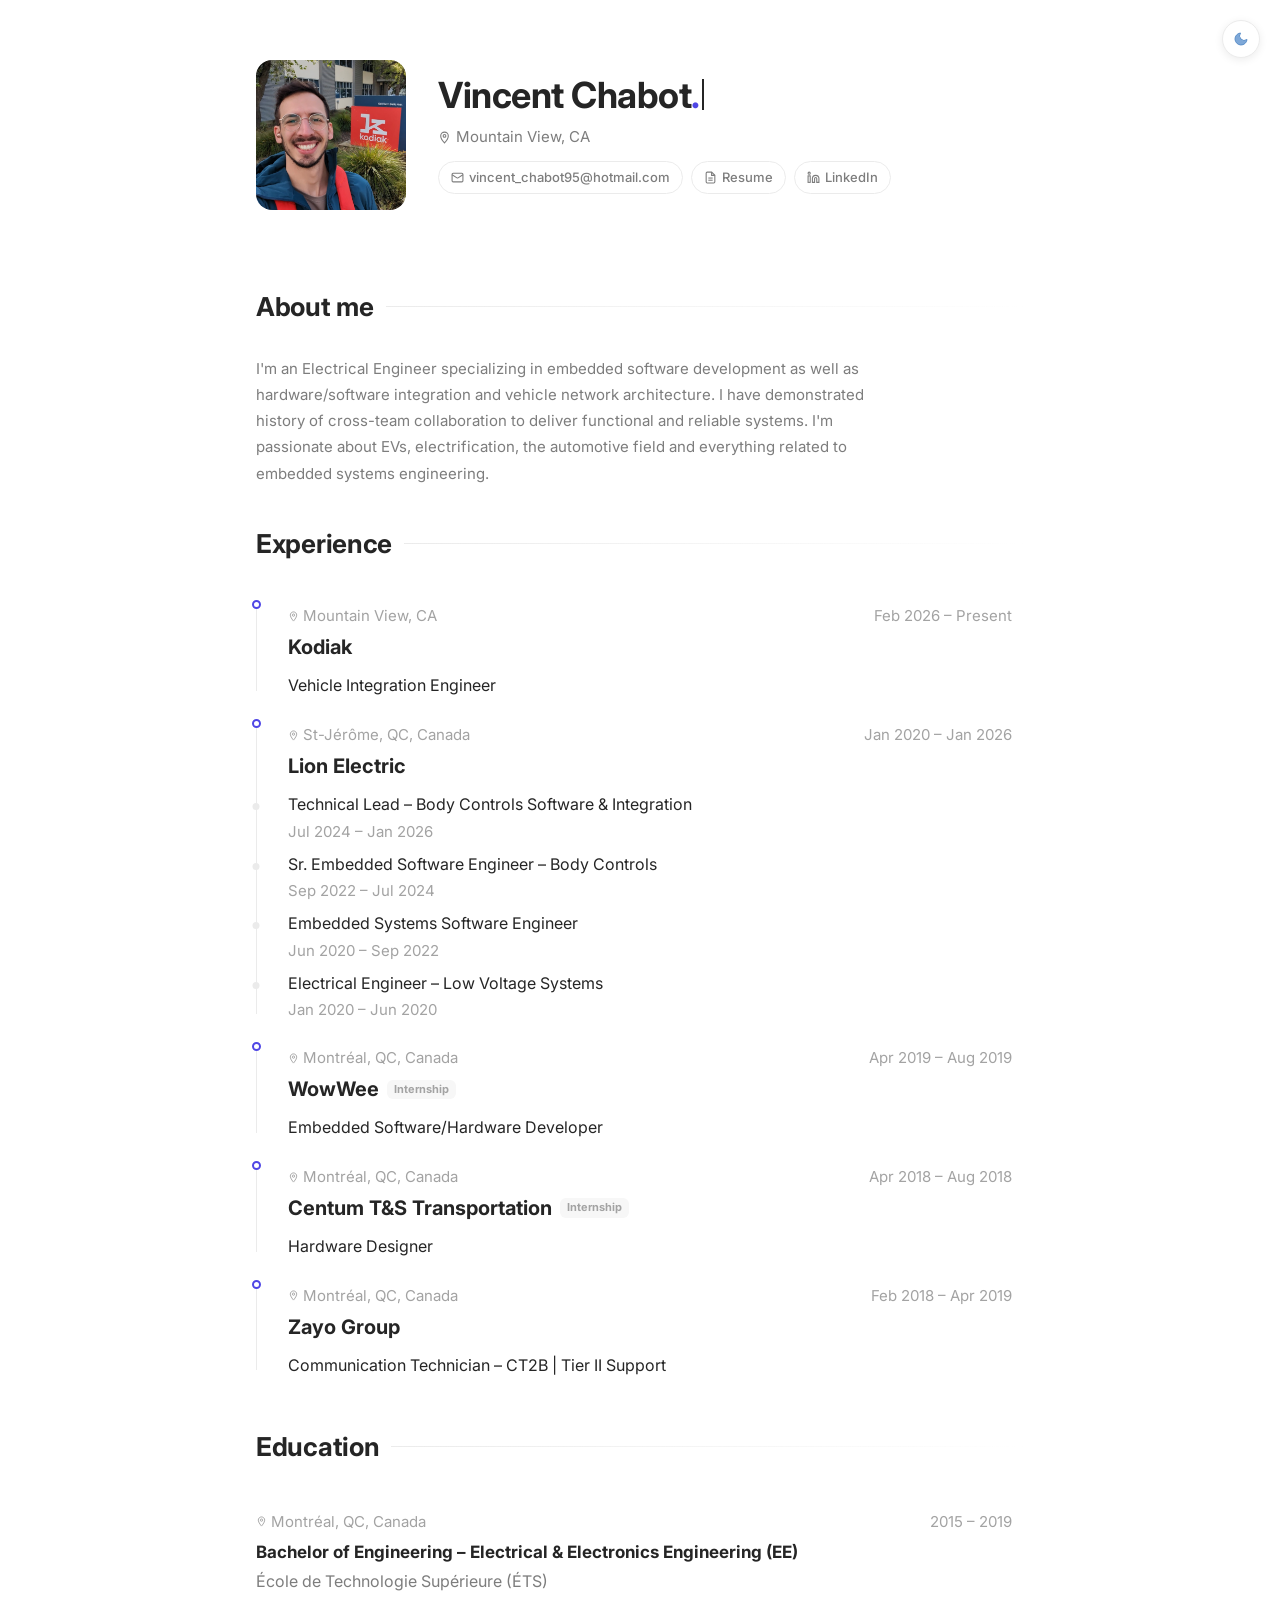
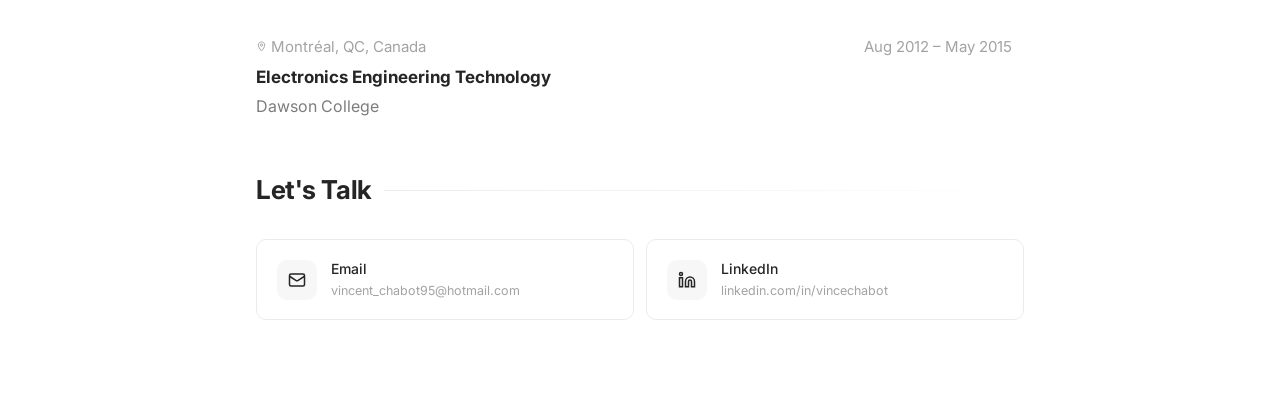
<file: index.html>
<!DOCTYPE html>
<html lang="en">
<head>
  <meta charset="UTF-8" />
  <meta name="viewport" content="width=device-width, initial-scale=1.0"/>
  <title>Vincent Chabot</title>
  <meta name="description" content="Portfolio of Vincent Chabot, an Electrical Engineer specializing in embedded software, vehicle network architecture, and EV systems.">

  <!-- Open Graph (LinkedIn, Facebook, iMessage, Slack previews) -->
  <meta property="og:title" content="Vincent Chabot">
  <meta property="og:description" content="Electrical Engineer specializing in embedded software, hardware/software integration, and EV systems.">
  <meta property="og:type" content="website">
  <meta property="og:url" content="https://www.vincentchabot.com">
  <meta property="og:image" content="https://www.vincentchabot.com/profile.jpg">

  <!-- Twitter / X card -->
  <meta name="twitter:card" content="summary">
  <meta name="twitter:title" content="Vincent Chabot">
  <meta name="twitter:description" content="Electrical Engineer specializing in embedded software, hardware/software integration, and EV systems.">
  <meta name="twitter:image" content="https://www.vincentchabot.com/profile.jpg">

  <link rel="icon" type="image/svg+xml" href="favicon.svg">
  <link rel="preconnect" href="https://fonts.googleapis.com">
  <link rel="preconnect" href="https://fonts.gstatic.com" crossorigin>
  <link rel="preconnect" href="https://fonts.googleapis.com">
  <link rel="preconnect" href="https://fonts.gstatic.com" crossorigin>
  <link href="https://fonts.googleapis.com/css2?family=Inter:wght@300;400;500;600;700&display=swap" rel="stylesheet">
  <style>
    *, *::before, *::after { box-sizing: border-box; margin: 0; padding: 0; }

    :root {
      --bg: hsl(0 0% 100%);
      --surface: hsl(0 0% 100%);
      --border: hsl(0 0% 92.2%);
      --text-primary: hsl(0 0% 14.5%);
      --text-secondary: hsl(0 0% 49%);
      --text-muted: hsl(0 0% 64%);
      --accent: #4f46e5;
      --accent-light: hsl(0 0% 97%);
      --tag-bg: hsl(0 0% 97%);
      --radius: 0.625rem;
      --max-width: 48rem;
    }

    html.dark {
      --bg: hsl(0 0% 10%);
      --surface: hsl(0 0% 13%);
      --border: hsl(0 0% 22%);
      --text-primary: hsl(0 0% 93%);
      --text-secondary: hsl(0 0% 60%);
      --text-muted: hsl(0 0% 45%);
      --accent: #6c63ff;
      --accent-light: hsl(0 0% 15%);
      --tag-bg: hsl(0 0% 17%);
    }

    body, .timeline-company-group, .edu-card, .contact-card {
      transition: background 0.3s ease, color 0.3s ease, border-color 0.3s ease, box-shadow 0.3s ease;
    }

    html { scroll-behavior: smooth; }

    body {
      font-family: 'Inter', -apple-system, BlinkMacSystemFont, sans-serif;
      background: var(--bg);
      color: var(--text-primary);
      font-size: 15px;
      line-height: 1.6;
      padding: 0 20px 80px;
    }

    .container {
      max-width: var(--max-width);
      margin: 0 auto;
    }

    /* ── HEADER ── */
    .header {
      padding: 60px 0 40px;
      display: flex;
      align-items: center;
      gap: 32px;
      animation: fadeUp .5s ease both;
    }

    .avatar {
      width: 150px;
      height: 150px;
      border-radius: 16px;
      object-fit: cover;
      flex-shrink: 0;
      background: hsl(0 0% 97%);
      display: flex;
      align-items: center;
      justify-content: center;
      font-family: 'Inter', sans-serif;
      font-size: 52px;
      color: var(--accent);
      letter-spacing: -1px;
    }

    .header-info h1 {
      font-family: 'Inter', sans-serif;
      font-size: 36px;
      font-weight: 700;
      letter-spacing: -0.5px;
      line-height: 1.1;
    }

    .header-info h1 span { color: var(--accent); }

    .typed-cursor {
      display: inline-block;
      width: 2px;
      background: var(--text-primary);
      margin-left: 2px;
      animation: blink 0.7s step-end infinite;
      vertical-align: baseline;
      height: 0.85em;
      position: relative;
      top: 0.05em;
    }
    @keyframes blink {
      0%, 100% { opacity: 1; }
      50% { opacity: 0; }
    }

    .header-info .title {
      color: var(--text-secondary);
      font-weight: 300;
      margin-top: 4px;
      font-size: 15px;
    }

    .header-meta {
      display: flex;
      flex-wrap: wrap;
      gap: 12px;
      margin-top: 10px;
    }

    .meta-item {
      display: flex;
      align-items: center;
      gap: 5px;
      color: var(--text-secondary);
      font-size: 15px;
    }

    .meta-item svg { flex-shrink: 0; }

    .badge-available {
      display: inline-flex;
      align-items: center;
      gap: 6px;
      background: #f0fdf4;
      border: 1px solid #bbf7d0;
      color: #15803d;
      padding: 3px 10px;
      border-radius: 20px;
      font-size: 12.5px;
      font-weight: 500;
    }

    .badge-available::before {
      content: '';
      width: 7px;
      height: 7px;
      background: #22c55e;
      border-radius: 50%;
    }

    /* ── DIVIDER ── */
    .divider {
      border: none;
      height: 1px;
      background: linear-gradient(to right, transparent, var(--border) 20%, var(--border) 80%, transparent);
      margin: 0;
    }

    /* ── HEADER PILLS ── */
    .header-pills {
      display: flex;
      flex-wrap: wrap;
      gap: 8px;
      margin-top: 12px;
    }

    .pill {
      display: inline-flex;
      align-items: center;
      gap: 5px;
      padding: 5px 12px;
      border-radius: 999px;
      border: 1px solid var(--border);
      background: var(--surface);
      color: var(--text-secondary);
      font-size: 13px;
      font-weight: 500;
      text-decoration: none;
      cursor: pointer;
      transition: border-color 0.2s, color 0.2s, background 0.2s;
      position: relative;
    }

    .pill:hover {
      border-color: var(--accent);
      color: var(--accent);
      background: var(--accent-light);
    }

    /* ── SECTIONS ── */
    section {
      padding: 36px 0 0;
      animation: fadeUp .5s .15s ease both;
    }

    section h2 {
      font-family: 'Inter', sans-serif;
      font-size: 26px;
      font-weight: 700;
      letter-spacing: -0.3px;
      margin-bottom: 28px;
      color: var(--text-primary);
      display: flex;
      align-items: center;
      gap: 12px;
    }
    section h2::after {
      content: '';
      flex: 1;
      height: 1px;
      background: linear-gradient(to right, var(--border), transparent);
    }

    /* ── ABOUT ── */
    .about-text {
      color: var(--text-secondary);
      font-weight: 400;
      line-height: 1.75;
      max-width: 640px;
    }

    .about-text p + p { margin-top: 14px; }

    /* ── TIMELINE ── */
    .timeline { display: flex; flex-direction: column; gap: 0; 
      padding-left: 32px;
    }}

    .timeline-item {
      position: relative;
      padding-left: 28px;
      padding-bottom: 36px;
    }

    .timeline-item:last-child { padding-bottom: 0; }

    .timeline-item::before {
      content: '';
      position: absolute;
      left: 5px;
      top: 8px;
      bottom: 0;
      width: 1px;
      background: var(--border);
    }

    .timeline-item:last-child::before { display: none; }

    .timeline-item::after {
      content: '';
      position: absolute;
      left: 1px;
      top: 6px;
      width: 9px;
      height: 9px;
      border-radius: 50%;
      background: var(--bg);
      border: 2px solid var(--border);
    }

    .timeline-meta {
      display: flex;
      justify-content: space-between;
      align-items: center;
      margin-bottom: 4px;
      flex-wrap: wrap;
      gap: 4px;
    }

    .timeline-location {
      display: flex;
      align-items: center;
      gap: 4px;
      color: var(--text-muted);
      font-size: 12.5px;
    }

    .timeline-dates {
      color: var(--text-muted);
      font-size: 15px;
    }

    .timeline-company {
      font-weight: 600;
      font-size: 16px;
      margin-bottom: 1px;
    }

    .timeline-role {
      color: var(--text-secondary);
      font-size: 13.5px;
      margin-bottom: 10px;
    }

    .timeline-bullets {
      list-style: none;
      display: flex;
      flex-direction: column;
      gap: 5px;
    }

    .timeline-bullets li {
      color: var(--text-secondary);
      font-size: 13.5px;
      font-weight: 400;
      padding-left: 14px;
      position: relative;
    }

    .timeline-bullets li::before {
      content: '•';
      position: absolute;
      left: 0;
      color: var(--text-muted);
    }

    .timeline-bullets strong {
      color: var(--text-primary);
      font-weight: 600;
    }

    /* ── EDUCATION ── */
    .edu-card {
      padding: 14px 12px 14px 16px;
      margin-left: -16px;
      display: block;
      text-decoration: none;
      color: inherit;
      border-radius: 10px;
      padding-right: 12px;
      transition: transform 0.18s ease, box-shadow 0.18s ease, background 0.18s ease;
    }

    .edu-card:hover {
      transform: translateY(-3px) translateX(3px);
      background: var(--accent-light);
      box-shadow: 0 4px 20px rgba(0,0,0,0.07);
    }

    .edu-top {
      display: flex;
      justify-content: space-between;
      align-items: flex-start;
      gap: 12px;
    }

    .edu-degree {
      font-weight: 700;
      font-size: 17px;
    }

    .edu-school {
      color: var(--text-secondary);
      font-size: 16px;
      margin-top: 3px;
    }

    .edu-right {
      text-align: right;
      flex-shrink: 0;
    }

    .edu-year {
      color: var(--text-muted);
      font-size: 15px;
    }

    .edu-gpa {
      color: var(--text-muted);
      font-size: 12.5px;
      margin-top: 2px;
    }

    /* ── STACK GRID ── */
    .stack-grid {
      display: grid;
      grid-template-columns: repeat(3, 1fr);
      gap: 12px;
    }

    .stack-card {
      background: var(--surface);
      border: 1px solid var(--border);
      border-radius: var(--radius);
      padding: 16px 18px;
      display: flex;
      align-items: center;
      gap: 14px;
      text-decoration: none;
      color: inherit;
      transition: border-color .2s, box-shadow .2s;
      cursor: default;
    }

    .stack-card:hover {
      border-color: hsl(0 0% 70.8%);
      box-shadow: 0 2px 12px rgba(0,0,0,.06);
    }

    .stack-icon {
      width: 36px;
      height: 36px;
      background: var(--tag-bg);
      border-radius: 8px;
      display: flex;
      align-items: center;
      justify-content: center;
      font-size: 17px;
      flex-shrink: 0;
    }

    .stack-name {
      font-size: 13.5px;
      font-weight: 500;
    }

    .stack-desc {
      font-size: 12px;
      color: var(--text-muted);
    }

    /* ── PROJECTS ── */
    .projects-grid {
      display: grid;
      grid-template-columns: repeat(2, 1fr);
      gap: 16px;
    }

    .project-card {
      background: var(--surface);
      border: 1px solid var(--border);
      border-radius: var(--radius);
      overflow: hidden;
      text-decoration: none;
      color: inherit;
      transition: border-color .2s, box-shadow .2s;
      display: flex;
      flex-direction: column;
    }

    .project-card:hover {
      border-color: hsl(0 0% 70.8%);
      box-shadow: 0 4px 16px rgba(0,0,0,.07);
    }

    .project-img {
      width: 100%;
      height: 140px;
      background: linear-gradient(135deg, hsl(0 0% 97%) 0%, hsl(0 0% 93%) 100%);
      display: flex;
      align-items: center;
      justify-content: center;
      font-size: 36px;
    }

    .project-body {
      padding: 16px 18px;
      flex: 1;
    }

    .project-type {
      font-size: 11.5px;
      color: var(--text-muted);
      text-transform: uppercase;
      letter-spacing: .05em;
      margin-bottom: 4px;
    }

    .project-title {
      font-weight: 600;
      font-size: 14.5px;
      margin-bottom: 6px;
    }

    .project-desc {
      color: var(--text-secondary);
      font-size: 13px;
      font-weight: 400;
      line-height: 1.5;
      margin-bottom: 12px;
    }

    .project-tags {
      display: flex;
      flex-wrap: wrap;
      gap: 5px;
    }

    .tag {
      background: var(--tag-bg);
      color: var(--text-secondary);
      font-size: 11.5px;
      padding: 2px 8px;
      border-radius: 6px;
    }

    /* ── CONTACT ── */
    .contact-grid {
      display: grid;
      grid-template-columns: repeat(2, 1fr);
      gap: 12px;
      align-items: stretch;
    }

    .contact-card {
      background: var(--surface);
      border: 1px solid var(--border);
      border-radius: var(--radius);
      padding: 18px 20px;
      display: flex;
      align-items: center;
      gap: 14px;
      text-decoration: none;
      color: inherit;
      transition: border-color .2s, box-shadow .2s;
      height: 100%;
    }

    .contact-card:hover {
      border-color: hsl(0 0% 70.8%);
      box-shadow: 0 2px 12px rgba(0,0,0,.06);
    }

    .contact-card-icon {
      width: 40px;
      height: 40px;
      background: var(--tag-bg);
      border-radius: 10px;
      display: flex;
      align-items: center;
      justify-content: center;
      flex-shrink: 0;
    }

    .contact-card-label {
      font-weight: 500;
      font-size: 14px;
    }

    .contact-card-value {
      color: var(--text-muted);
      font-size: 12.5px;
      margin-top: 1px;
    }

    /* ── ANIMATIONS ── */
    @keyframes fadeUp {
      from { opacity: 0; transform: translateY(16px); }
      to   { opacity: 1; transform: translateY(0); }
    }

    /* ── RESPONSIVE ── */
    @media (max-width: 580px) {
      body { padding: 0 16px 60px; }

      .header { flex-direction: row; align-items: center; gap: 16px; }
      .avatar { width: 110px; height: 110px; }
      .header-info h1 { font-size: 24px; }

      .header-pills { gap: 6px; margin-top: 10px; }
      .pill { font-size: 12px; padding: 4px 10px; }

      section { padding: 36px 0 0; }

      .timeline { padding-left: 60px; }
      .timeline-company-group { padding-left: 20px; }
      .timeline-company-group::before { left: 2px; }
      .timeline-company-group::after { left: -2px; }

      .timeline-company-name { font-size: 16px; }
      .timeline-role-title { font-size: 14px; }
      .timeline-company-location-top,
      .timeline-company-dates,
      .timeline-dates { font-size: 13px; }

      .timeline-company-location-top { flex-direction: column; gap: 2px; align-items: flex-start !important; justify-content: flex-start !important; }
      .timeline-company-dates { text-align: left; align-self: flex-start; }
      .timeline-company-location-left { align-self: flex-start; }

      .stack-grid { grid-template-columns: repeat(2, 1fr); }
      .projects-grid { grid-template-columns: 1fr; }
      .contact-grid { grid-template-columns: 1fr; }
    }

    @media (max-width: 380px) {
      .stack-grid { grid-template-columns: 1fr; }
      .timeline-company-name { font-size: 15px; }
    }

    /* ── COMPANY-GROUPED TIMELINE ── */
    .timeline-company-group {
      position: relative;
      padding-left: 52px;
      padding-bottom: 60px;
    }

    .timeline-company-group::before {
      content: '';
      position: absolute;
      left: 20px;
      top: 10px;
      bottom: 20px;
      width: 1px;
      background: var(--border);
    }

    .timeline-company-group--last::before { display: none; }

    .timeline-company-group::after {
      content: '';
      position: absolute;
      left: 16px;
      top: 8px;
      width: 9px;
      height: 9px;
      border-radius: 50%;
      background: var(--bg);
      border: 2px solid var(--accent);
    }

    .timeline-company-header {
      display: flex;
      align-items: baseline;
      flex-wrap: wrap;
      gap: 10px;
      margin-bottom: 10px;
    }

    .timeline-company-name {
      font-weight: 700;
      font-size: 16px;
      color: var(--text-primary);
    }

    .timeline-company-location {
      display: flex;
      align-items: center;
      gap: 4px;
      color: var(--text-muted);
      font-size: 12px;
    }

    .timeline-roles {
      display: flex;
      flex-direction: column;
      gap: 0;
    }

    .timeline-role-item {
      position: relative;
      padding: 0 0 8px 0;
      border-left: none;
      margin-left: 0;
    }

    .timeline-role-item:last-child {
      border-left-color: transparent;
    }

    .timeline-role-item::before {
      display: none;
    }

    .timeline-company-group--multi .timeline-role-item::before {
      display: block;
      content: '';
      position: absolute;
      left: -32px;
      top: 11px;
      width: 7px;
      height: 7px;
      border-radius: 50%;
      background: var(--border);
      border: none;
      transform: translateX(-50%);
    }

    .timeline-role-meta {
      display: flex;
      flex-direction: column;
      gap: 2px;
    }

    .timeline-role-title {
      font-size: 16px;
      color: var(--text-primary);
      display: flex;
      align-items: center;
      gap: 6px;
    }

    .role-badge {
      font-size: 11px;
      background: var(--tag-bg);
      color: var(--text-muted);
      padding: 1px 7px;
      border-radius: 6px;
      font-style: normal;
    }

      }

    .timeline-company-header {
      display: flex;
      align-items: flex-start;
      gap: 0;
      margin-bottom: 1px;
      position: relative;
    }

    .timeline-company-header-text {
      flex: 1;
    }

    .timeline-company-location-top {
      display: flex;
      align-items: center;
      justify-content: space-between;
      gap: 4px;
      color: var(--text-muted);
      font-size: 15px;
      margin-bottom: 3px;
    }

    .timeline-company-location-left {
      display: flex;
      align-items: center;
      gap: 4px;
    }

    .timeline-company-name {
      font-weight: 700;
      font-size: 20px;
      color: var(--text-primary);
      display: flex;
      align-items: center;
      gap: 8px;
    }

    .timeline-company-dates {
      font-size: 15px;
      font-weight: 400;
      color: var(--text-muted);
    }
  
    .edu-location {
      display: flex;
      align-items: center;
      gap: 4px;
      color: var(--text-muted);
      font-size: 15px;
      margin-bottom: 5px;
    }

    /* ── EXPERIENCE HOVER EFFECT ── */
    .timeline-company-group {
      cursor: pointer;
      transition: transform 0.18s ease, box-shadow 0.18s ease, background 0.18s ease;
      border-radius: 10px;
      padding-right: 12px;
      display: block;
      text-decoration: none;
      color: inherit;
    }

    .timeline-company-group:hover {
      transform: translateY(-3px) translateX(3px);
      background: var(--accent-light);
      box-shadow: 0 4px 20px rgba(0,0,0,0.07);
    }

    .timeline-company-link {
      text-decoration: none;
      color: inherit;
      display: block;
    }

    .timeline-company-link:hover .timeline-company-name {
      color: var(--accent);
    }

  
    .employer-link {
      text-decoration: none;
      color: inherit;
      transition: color 0.15s ease;
    }
    .employer-link:hover {
      color: var(--accent);
      text-decoration: underline;
      text-underline-offset: 2px;
    }
    /* Make entire group clickable area feel interactive */
    .timeline-company-group:hover .timeline-company-name {
      color: var(--accent);
    }

    .edu-card:hover .edu-degree {
      color: var(--accent);
    }

  
  a.timeline-company-group.tapped,
  a.edu-card.tapped {
    background: var(--accent-light);
    box-shadow: 0 4px 16px rgba(0,0,0,0.08);
  }

  .visit-tooltip {
    position: fixed;
    background: #1a1a1a;
    color: #fff;
    font-size: 12px;
    font-weight: 600;
    padding: 5px 12px;
    border-radius: 6px;
    pointer-events: none;
    opacity: 0;
    transition: opacity 0.15s ease, transform 0.15s ease;
    z-index: 9999;
    white-space: nowrap;
    transform: translateX(-50%) translateY(-6px);
    cursor: pointer;
    user-select: none;
  }
  .visit-tooltip.show {
    opacity: 1;
    transform: translateX(-50%) translateY(0);
  }
  .visit-tooltip:hover {
    background: #333;
  }

  /* ── DARK MODE TOGGLE ── */
  #dark-toggle {
    position: fixed;
    top: 20px;
    right: 20px;
    width: 38px;
    height: 38px;
    border-radius: 50%;
    border: 1px solid var(--border);
    background: var(--surface);
    color: var(--text-primary);
    cursor: pointer;
    display: flex;
    align-items: center;
    justify-content: center;
    z-index: 1000;
    transition: background 0.3s ease, border-color 0.3s ease, transform 0.2s ease;
    box-shadow: 0 2px 8px rgba(0,0,0,0.08);
  }
  #dark-toggle:hover { transform: scale(1.1); }
  #dark-toggle .icon-sun  { display: none; }
  #dark-toggle .icon-moon { display: block; }
  html.dark #dark-toggle .icon-sun  { display: block; }
  html.dark #dark-toggle .icon-moon { display: none; }

  /* ── SCROLL FADE-IN ── */
  .fade-in {
    opacity: 0;
    transform: translateY(24px);
    transition: opacity 0.55s ease, transform 0.55s ease;
  }
  .fade-in.visible {
    opacity: 1;
    transform: translateY(0);
  }

  /* ── AVATAR BLUR-UP ── */
  .avatar {
    filter: blur(8px);
    transition: filter 0.6s ease;
  }
  .avatar.loaded {
    filter: blur(0);
  }

  /* ── COPY EMAIL ── */
  .copy-email-wrap {
    position: relative;
    display: inline-flex;
    align-items: center;
  }
  .copied-tooltip {
    position: absolute;
    bottom: calc(100% + 6px);
    left: 50%;
    transform: translateX(-50%);
    background: #1a1a1a;
    color: #fff;
    font-size: 12px;
    font-weight: 600;
    padding: 4px 10px;
    border-radius: 6px;
    white-space: nowrap;
    pointer-events: none;
    opacity: 0;
    transition: opacity 0.15s ease;
  }
  .copied-tooltip.show { opacity: 1; }

  /* ── CONFETTI ── */
  #name-dot {
    cursor: pointer;
    user-select: none;
  }
  .confetti-piece {
    position: fixed;
    width: 8px;
    height: 5px;
    border-radius: 1px;
    opacity: 1;
    pointer-events: none;
    z-index: 9999;
    animation: confetti-fall 0.9s ease-out forwards;
  }
  @keyframes confetti-fall {
    0%   { transform: translate(0, 0) rotate(0deg);   opacity: 1; }
    100% { transform: translate(var(--tx), var(--ty)) rotate(var(--tr)); opacity: 0; }
  }

  /* ── BACK TO TOP ── */
  #back-to-top {
    position: fixed;
    bottom: 32px;
    right: 24px;
    width: 42px;
    height: 42px;
    border-radius: 50%;
    background: var(--accent);
    color: #fff;
    border: none;
    cursor: pointer;
    display: flex;
    align-items: center;
    justify-content: center;
    box-shadow: 0 4px 14px rgba(0,0,0,0.15);
    opacity: 0;
    transform: translateY(12px);
    transition: opacity 0.25s ease, transform 0.25s ease;
    pointer-events: none;
    z-index: 999;
  }
  #back-to-top.visible {
    opacity: 1;
    transform: translateY(0);
    pointer-events: auto;
  }
  #back-to-top:hover {
    background: #3a3ae0;
  }

  /* ── EXPERIENCE HOVER EFFECTS ── */
  .timeline-company-group {
    transition: transform 0.2s ease, box-shadow 0.2s ease;
    border-radius: 10px;
    padding: 12px 12px 4px 52px;
    margin-left: -52px;
    cursor: pointer;
  }

  .timeline-company-group:hover {
    transform: translateY(-3px) translateX(2px);
    box-shadow: 0 8px 24px rgba(0,0,0,0.08);
    background: var(--accent-light);
  }
  .timeline-company-group a.company-link {
    text-decoration: none;
    color: inherit;
  }

  </style>
</head>
<body>
<div class="container">

  <!-- HEADER -->
  <header class="header">
    <img class="avatar" src="profile.jpg" alt="Vincent Chabot">
    <div class="header-info">
      <h1 id="typed-name"></h1>
      <div class="header-meta">
        <span class="meta-item">
          <svg width="13" height="13" viewBox="0 0 24 24" fill="none" stroke="currentColor" stroke-width="2"><path d="M12 2C8.13 2 5 5.13 5 9c0 5.25 7 13 7 13s7-7.75 7-13c0-3.87-3.13-7-7-7z"/><circle cx="12" cy="9" r="2.5"/></svg>
          Mountain View, CA
        </span>
      </div>
      <div class="header-pills">
        <a id="contact-bar-email" class="pill" href="#">
          <svg width="13" height="13" viewBox="0 0 24 24" fill="none" stroke="currentColor" stroke-width="2"><rect x="2" y="4" width="20" height="16" rx="2"/><path d="m22 7-8.97 5.7a1.94 1.94 0 0 1-2.06 0L2 7"/></svg>
          <span id="contact-bar-email-text"></span>
        </a>
        <a class="pill" href="resume.pdf" target="_blank">
          <svg width="13" height="13" viewBox="0 0 24 24" fill="none" stroke="currentColor" stroke-width="2"><path d="M14 2H6a2 2 0 0 0-2 2v16a2 2 0 0 0 2 2h12a2 2 0 0 0 2-2V8z"/><polyline points="14 2 14 8 20 8"/><line x1="16" y1="13" x2="8" y2="13"/><line x1="16" y1="17" x2="8" y2="17"/></svg>
          Resume
        </a>
        <a class="pill" href="https://linkedin.com/in/vincechabot" target="_blank" rel="noopener">
          <svg width="13" height="13" viewBox="0 0 24 24" fill="none" stroke="currentColor" stroke-width="2"><path d="M16 8a6 6 0 0 1 6 6v7h-4v-7a2 2 0 0 0-2-2 2 2 0 0 0-2 2v7h-4v-7a6 6 0 0 1 6-6z"/><rect x="2" y="9" width="4" height="12"/><circle cx="4" cy="4" r="2"/></svg>
          LinkedIn
        </a>
      </div>
    </div>
  </header>

  <!-- ABOUT -->
  <section>
    <h2>About me</h2>
    <div class="about-text">
      <p>I'm an Electrical Engineer specializing in embedded software development as well as hardware/software integration and vehicle network architecture. I have demonstrated history of cross-team collaboration to deliver functional and reliable systems. I'm passionate about EVs, electrification, the automotive field and everything related to embedded systems engineering.</p>
    </div>
  </section>

  

  <!-- EXPERIENCE -->
  <section>
    <h2>Experience</h2>
    <div class="timeline">

      <a class="timeline-company-group" href="https://kodiak.ai/" target="_blank" rel="noopener">
        <div class="timeline-company-header">
          
          <div class="timeline-company-header-text">
            <div class="timeline-company-location-top"><div class="timeline-company-location-left"><svg width="11" height="11" viewBox="0 0 24 24" fill="none" stroke="currentColor" stroke-width="2"><path d="M12 2C8.13 2 5 5.13 5 9c0 5.25 7 13 7 13s7-7.75 7-13c0-3.87-3.13-7-7-7z"/><circle cx="12" cy="9" r="2.5"/></svg> Mountain View, CA</div><div class="timeline-company-dates">Feb 2026 – Present</div></div>
            <div class="timeline-company-name">Kodiak</div>
          </div>
        </div>
        <div class="timeline-roles">
          <div class="timeline-role-item">
            <div class="timeline-role-meta">
              <span class="timeline-role-title">Vehicle Integration Engineer</span>
            </div>
          </div>
        </div>
      </a>


      <a class="timeline-company-group timeline-company-group--multi" href="https://thelionelectric.com/" target="_blank" rel="noopener">
        <div class="timeline-company-header">
          
          <div class="timeline-company-header-text">
            <div class="timeline-company-location-top"><div class="timeline-company-location-left"><svg width="11" height="11" viewBox="0 0 24 24" fill="none" stroke="currentColor" stroke-width="2"><path d="M12 2C8.13 2 5 5.13 5 9c0 5.25 7 13 7 13s7-7.75 7-13c0-3.87-3.13-7-7-7z"/><circle cx="12" cy="9" r="2.5"/></svg> St-Jérôme, QC, Canada</div><div class="timeline-company-dates">Jan 2020 – Jan 2026</div></div>
            <div class="timeline-company-name">Lion Electric</div>
          </div>
        </div>
        <div class="timeline-roles">
          <div class="timeline-role-item">
            <div class="timeline-role-meta">
              <span class="timeline-role-title">Technical Lead – Body Controls Software &amp; Integration</span>
              <span class="timeline-dates">Jul 2024 – Jan 2026</span>
            </div>
          </div>
          <div class="timeline-role-item">
            <div class="timeline-role-meta">
              <span class="timeline-role-title">Sr. Embedded Software Engineer – Body Controls</span>
              <span class="timeline-dates">Sep 2022 – Jul 2024</span>
            </div>
          </div>
          <div class="timeline-role-item">
            <div class="timeline-role-meta">
              <span class="timeline-role-title">Embedded Systems Software Engineer</span>
              <span class="timeline-dates">Jun 2020 – Sep 2022</span>
            </div>
          </div>
          <div class="timeline-role-item">
            <div class="timeline-role-meta">
              <span class="timeline-role-title">Electrical Engineer – Low Voltage Systems</span>
              <span class="timeline-dates">Jan 2020 – Jun 2020</span>
            </div>
          </div>
        </div>
      </a>


      <a class="timeline-company-group" href="https://wowwee.com/" target="_blank" rel="noopener">
        <div class="timeline-company-header">
          
          <div class="timeline-company-header-text">
            <div class="timeline-company-location-top"><div class="timeline-company-location-left"><svg width="11" height="11" viewBox="0 0 24 24" fill="none" stroke="currentColor" stroke-width="2"><path d="M12 2C8.13 2 5 5.13 5 9c0 5.25 7 13 7 13s7-7.75 7-13c0-3.87-3.13-7-7-7z"/><circle cx="12" cy="9" r="2.5"/></svg> Montréal, QC, Canada</div><div class="timeline-company-dates">Apr 2019 – Aug 2019</div></div>
            <div class="timeline-company-name">WowWee <span class="role-badge">Internship</span></div>
          </div>
        </div>
        <div class="timeline-roles">
          <div class="timeline-role-item">
            <div class="timeline-role-meta">
              <span class="timeline-role-title">Embedded Software/Hardware Developer</span>
            </div>
          </div>
        </div>
      </a>


      <a class="timeline-company-group" href="https://www.centumelectronics.com/" target="_blank" rel="noopener">
        <div class="timeline-company-header">
          
          <div class="timeline-company-header-text">
            <div class="timeline-company-location-top"><div class="timeline-company-location-left"><svg width="11" height="11" viewBox="0 0 24 24" fill="none" stroke="currentColor" stroke-width="2"><path d="M12 2C8.13 2 5 5.13 5 9c0 5.25 7 13 7 13s7-7.75 7-13c0-3.87-3.13-7-7-7z"/><circle cx="12" cy="9" r="2.5"/></svg> Montréal, QC, Canada</div><div class="timeline-company-dates">Apr 2018 – Aug 2018</div></div>
            <div class="timeline-company-name">Centum T&amp;S Transportation <span class="role-badge">Internship</span></div>
          </div>
        </div>
        <div class="timeline-roles">
          <div class="timeline-role-item">
            <div class="timeline-role-meta">
              <span class="timeline-role-title">Hardware Designer</span>
            </div>
          </div>
        </div>
      </a>


      <a class="timeline-company-group" href="https://zayo.com/" target="_blank" rel="noopener">
        <div class="timeline-company-header">
          
          <div class="timeline-company-header-text">
            <div class="timeline-company-location-top"><div class="timeline-company-location-left"><svg width="11" height="11" viewBox="0 0 24 24" fill="none" stroke="currentColor" stroke-width="2"><path d="M12 2C8.13 2 5 5.13 5 9c0 5.25 7 13 7 13s7-7.75 7-13c0-3.87-3.13-7-7-7z"/><circle cx="12" cy="9" r="2.5"/></svg> Montréal, QC, Canada</div><div class="timeline-company-dates">Feb 2018 – Apr 2019</div></div>
            <div class="timeline-company-name">Zayo Group</div>
          </div>
        </div>
        <div class="timeline-roles">
          <div class="timeline-role-item">
            <div class="timeline-role-meta">
              <span class="timeline-role-title">Communication Technician – CT2B | Tier II Support</span>
            </div>
          </div>
        </div>
      </a>

    </div>
  </section>

  <!-- EDUCATION -->
  <section>
    <h2>Education</h2>
    <a class="edu-card" href="https://www.etsmtl.ca/" target="_blank" rel="noopener" style="margin-bottom:12px;">
      <div class="edu-top">
        <div>
          <p class="edu-location"><svg width="11" height="11" viewBox="0 0 24 24" fill="none" stroke="currentColor" stroke-width="2"><path d="M12 2C8.13 2 5 5.13 5 9c0 5.25 7 13 7 13s7-7.75 7-13c0-3.87-3.13-7-7-7z"/><circle cx="12" cy="9" r="2.5"/></svg> Montréal, QC, Canada</p>
          <p class="edu-degree">Bachelor of Engineering – Electrical &amp; Electronics Engineering (EE)</p>
          <p class="edu-school">École de Technologie Supérieure (ÉTS)</p>
        </div>
        <div class="edu-right">
          <p class="edu-year">2015 – 2019</p>
        </div>
      </div>
    </a>
    <a class="edu-card" href="https://www.dawsoncollege.qc.ca/" target="_blank" rel="noopener">
      <div class="edu-top">
        <div>
          <p class="edu-location"><svg width="11" height="11" viewBox="0 0 24 24" fill="none" stroke="currentColor" stroke-width="2"><path d="M12 2C8.13 2 5 5.13 5 9c0 5.25 7 13 7 13s7-7.75 7-13c0-3.87-3.13-7-7-7z"/><circle cx="12" cy="9" r="2.5"/></svg> Montréal, QC, Canada</p>
          <p class="edu-degree">Electronics Engineering Technology</p>
          <p class="edu-school">Dawson College</p>
        </div>
        <div class="edu-right">
          <p class="edu-year">Aug 2012 – May 2015</p>
        </div>
      </div>
    </a>
  </section>

  

  <!-- CONTACT -->
  <section>
    <h2>Let's Talk</h2>
    <div class="contact-grid">
      <a class="contact-card" id="contact-card-email" href="#">
        <div class="contact-card-icon">
          <svg width="18" height="18" viewBox="0 0 24 24" fill="none" stroke="currentColor" stroke-width="2"><rect x="2" y="4" width="20" height="16" rx="2"/><path d="m22 7-8.97 5.7a1.94 1.94 0 0 1-2.06 0L2 7"/></svg>
        </div>
        <div>
          <p class="contact-card-label">Email</p>
          <p class="contact-card-value" id="contact-card-email-text"></p>
        </div>
      </a>
      <a class="contact-card" href="https://linkedin.com/in/vincechabot" target="_blank" rel="noopener">
        <div class="contact-card-icon">
          <svg width="18" height="18" viewBox="0 0 24 24" fill="none" stroke="currentColor" stroke-width="2"><path d="M16 8a6 6 0 0 1 6 6v7h-4v-7a2 2 0 0 0-2-2 2 2 0 0 0-2 2v7h-4v-7a6 6 0 0 1 6-6z"/><rect x="2" y="9" width="4" height="12"/><circle cx="4" cy="4" r="2"/></svg>
        </div>
        <div>
          <p class="contact-card-label">LinkedIn</p>
          <p class="contact-card-value">linkedin.com/in/vincechabot</p>
        </div>
      </a>
    </div>
  </section>

</div><!-- /.page-wrapper -->

<button id="dark-toggle" aria-label="Toggle dark mode">
  <svg class="icon-moon" width="16" height="16" viewBox="0 0 24 24"><path d="M21 12.79A9 9 0 1 1 11.21 3 7 7 0 0 0 21 12.79z" fill="#7ea8d8" stroke="#5b8fc9" stroke-width="1.5" stroke-linejoin="round"/></svg>
  <svg class="icon-sun" width="18" height="18" viewBox="0 0 24 24">
    <circle cx="12" cy="12" r="5" fill="#f59e0b" stroke="#f59e0b" stroke-width="0"/>
    <g stroke="#f97316" stroke-width="2" stroke-linecap="round">
      <line x1="12" y1="2"   x2="12" y2="4.5"/>
      <line x1="12" y1="19.5" x2="12" y2="22"/>
      <line x1="2"  y1="12"  x2="4.5" y2="12"/>
      <line x1="19.5" y1="12" x2="22" y2="12"/>
      <line x1="4.93" y1="4.93" x2="6.75" y2="6.75"/>
      <line x1="17.25" y1="17.25" x2="19.07" y2="19.07"/>
      <line x1="19.07" y1="4.93" x2="17.25" y2="6.75"/>
      <line x1="6.75"  y1="17.25" x2="4.93" y2="19.07"/>
    </g>
  </svg>
</button>

<button id="back-to-top" aria-label="Back to top">
  <svg width="18" height="18" viewBox="0 0 24 24" fill="none" stroke="currentColor" stroke-width="2.5"><polyline points="18 15 12 9 6 15"/></svg>
</button>

<script>
  // Smooth avatar load
  (function() {
    var img = document.querySelector('.avatar');
    if (!img) return;
    if (img.complete) {
      img.classList.add('loaded');
    } else {
      img.addEventListener('load', function() { img.classList.add('loaded'); });
    }
  })();

  // Scroll fade-in with cascade
  (function() {
    var targets = document.querySelectorAll('section, .timeline-company-group, .edu-card, .contact-card, .project-card');
    targets.forEach(function(el) { el.classList.add('fade-in'); });

    var observer = new IntersectionObserver(function(entries) {
      // Group entries that are intersecting and stagger them
      var visible = entries.filter(function(e) { return e.isIntersecting; });
      visible.forEach(function(entry, i) {
        setTimeout(function() {
          entry.target.classList.add('visible');
          observer.unobserve(entry.target);
        }, i * 80);
      });
    }, { threshold: 0.1 });

    targets.forEach(function(el) { observer.observe(el); });
  })();

  // Confetti on blue dot click
  (function() {
    var colors = ['#4f46e5','#f59e0b','#10b981','#ef4444','#3b82f6','#ec4899','#f97316'];

    function launchConfetti(x, y) {
      var count = 36;
      for (var i = 0; i < count; i++) {
        var piece = document.createElement('div');
        piece.className = 'confetti-piece';
        piece.style.left = x + 'px';
        piece.style.top  = y + 'px';
        piece.style.background = colors[Math.floor(Math.random() * colors.length)];
        piece.style.width  = (6 + Math.random() * 6) + 'px';
        piece.style.height = (4 + Math.random() * 4) + 'px';

        var angle = Math.random() * Math.PI * 2;
        var dist  = 60 + Math.random() * 100;
        piece.style.setProperty('--tx', Math.cos(angle) * dist + 'px');
        piece.style.setProperty('--ty', Math.sin(angle) * dist + 'px');
        piece.style.setProperty('--tr', (Math.random() * 720 - 360) + 'deg');
        piece.style.animationDuration = (0.6 + Math.random() * 0.5) + 's';

        document.body.appendChild(piece);
        piece.addEventListener('animationend', function() { this.remove(); });
      }
    }

    // Dot is injected by the typing animation, so watch for it
    var observer = new MutationObserver(function() {
      var dot = document.getElementById('name-dot');
      if (dot) {
        dot.addEventListener('click', function(e) {
          e.preventDefault();
          var rect = dot.getBoundingClientRect();
          launchConfetti(rect.left + rect.width / 2, rect.top + rect.height / 2);
        });
        observer.disconnect();
      }
    });
    observer.observe(document.getElementById('typed-name') || document.body, { childList: true, subtree: true });
  })();

  // Dark mode toggle
  (function() {
    var html = document.documentElement;
    var btn = document.getElementById('dark-toggle');

    // Apply saved preference immediately
    if (localStorage.getItem('theme') === 'dark') {
      html.classList.add('dark');
    }

    btn.addEventListener('click', function() {
      html.classList.toggle('dark');
      localStorage.setItem('theme', html.classList.contains('dark') ? 'dark' : 'light');
    });
  })();

  // Back to top button
  (function() {
    var btn = document.getElementById('back-to-top');
    window.addEventListener('scroll', function() {
      if (window.scrollY > 300) {
        btn.classList.add('visible');
      } else {
        btn.classList.remove('visible');
      }
    });
    btn.addEventListener('click', function() {
      window.scrollTo({ top: 0, behavior: 'smooth' });
    });
  })();

  // Build email at runtime to prevent Cloudflare obfuscation
  var u = 'vincent_chabot95';
  var d = 'hotmail.com';
  var email = u + '@' + d;

  var barLink = document.getElementById('contact-bar-email');
  var barText = document.getElementById('contact-bar-email-text');
  if (barText) barText.textContent = email;

  var cardLink = document.getElementById('contact-card-email');
  var cardText = document.getElementById('contact-card-email-text');
  if (cardText) cardText.textContent = email;

  function makeCopyable(linkEl) {
    if (!linkEl) return;
    linkEl.removeAttribute('href');
    linkEl.style.cursor = 'pointer';
    linkEl.style.position = 'relative';

    var tooltip = document.createElement('span');
    tooltip.className = 'copied-tooltip';
    tooltip.textContent = 'Copied!';
    linkEl.appendChild(tooltip);

    var timer;
    linkEl.addEventListener('click', function(e) {
      e.preventDefault();
      navigator.clipboard.writeText(email).then(function() {
        tooltip.classList.add('show');
        clearTimeout(timer);
        timer = setTimeout(function() { tooltip.classList.remove('show'); }, 1800);
      });
    });
  }

  makeCopyable(barLink);
  makeCopyable(cardLink);

  // Typing animation — runs once
  (function() {
    var el = document.getElementById('typed-name');
    if (!el) return;
    var text = 'Vincent Chabot';
    var i = 0;
    var cursor = document.createElement('span');
    cursor.className = 'typed-cursor';
    el.appendChild(cursor);

    function type() {
      if (i <= text.length) {
        el.childNodes[0]
          ? el.childNodes[0].textContent = text.slice(0, i)
          : el.insertBefore(document.createTextNode(text.slice(0, i)), cursor);
        i++;
        setTimeout(type, 60);
      } else {
        // Add the blue dot, then stop cursor after a short pause
        var dot = document.createElement('span');
        dot.textContent = '.';
        dot.id = 'name-dot';
        el.insertBefore(dot, cursor);
        setTimeout(function() { cursor.remove(); }, 800);
      }
    }

    // Insert empty text node before cursor so we can update it
    el.insertBefore(document.createTextNode(''), cursor);
    setTimeout(type, 300);
  })();
  // Card navigation tooltip
  var visitTooltip = document.createElement('span');
  visitTooltip.className = 'visit-tooltip';
  visitTooltip.textContent = 'Go to site →';
  visitTooltip.style.pointerEvents = 'none';
  document.body.appendChild(visitTooltip);
  var visitTimer;
  var currentTapped = null;
  var tooltipClientX = 0;
  var tooltipClientY = 0;
  var scrollYAtClick = 0;

  function isMobile() { return window.matchMedia('(max-width: 580px)').matches; }

  // Keep tooltip fixed by compensating for scroll
  window.addEventListener('scroll', function() {
    if (visitTooltip.classList.contains('show')) {
      var scrollDelta = window.scrollY - scrollYAtClick;
      visitTooltip.style.top = (tooltipClientY - 36 - scrollDelta) + 'px';
    }
  });

  visitTooltip.addEventListener('click', function(e) {
    e.stopPropagation();
    if (currentTapped) {
      window.open(currentTapped.getAttribute('href'), '_blank', 'noopener');
      dismissTooltip();
    }
  });

  function dismissTooltip() {
    visitTooltip.classList.remove('show');
    visitTooltip.style.pointerEvents = 'none';
    if (currentTapped) { currentTapped.classList.remove('tapped'); currentTapped = null; }
    clearTimeout(visitTimer);
  }

  function showTooltip(e) {
    tooltipClientX = e.clientX;
    tooltipClientY = e.clientY;
    scrollYAtClick = window.scrollY;
    visitTooltip.style.left = tooltipClientX + 'px';
    visitTooltip.style.top  = (tooltipClientY - 36) + 'px';
    visitTooltip.style.transform = 'translateX(-50%)';
    visitTooltip.style.pointerEvents = 'auto';
    visitTooltip.classList.add('show');
    visitTimer = setTimeout(dismissTooltip, 2500);
  }

  function setupTwoTap(selector) {
    document.querySelectorAll(selector).forEach(function(card) {
      var url = card.getAttribute('href');
      if (!url || url === '#') return;

      card.addEventListener('click', function(e) {
        e.preventDefault();
        var isActive = card.classList.contains('tapped');
        var tooltipVisible = visitTooltip.classList.contains('show') && currentTapped === card;

        dismissTooltip();

        if (isMobile()) {
          // Mobile: click 1 = highlight, click 2 = show tooltip, click 3 = navigate (via tooltip)
          if (!isActive) {
            // First click — just highlight
            card.classList.add('tapped');
            currentTapped = card;
          } else if (!tooltipVisible) {
            // Second click — show tooltip
            card.classList.add('tapped');
            currentTapped = card;
            showTooltip(e);
          }
          // Third click handled by tooltip's own click listener
        } else {
          // Desktop: click 1 = highlight + show tooltip, click 2 = navigate (via tooltip)
          if (!isActive) {
            card.classList.add('tapped');
            currentTapped = card;
            showTooltip(e);
          }
        }
      });
    });
  }

  setupTwoTap('a.timeline-company-group');
  setupTwoTap('a.edu-card');

  // Click outside to dismiss
  document.addEventListener('click', function(e) {
    if (!e.target.closest('a.timeline-company-group') && !e.target.closest('a.edu-card') && e.target !== visitTooltip) {
      dismissTooltip();
    }
  });
</script>

</body>
</html>
</file>
